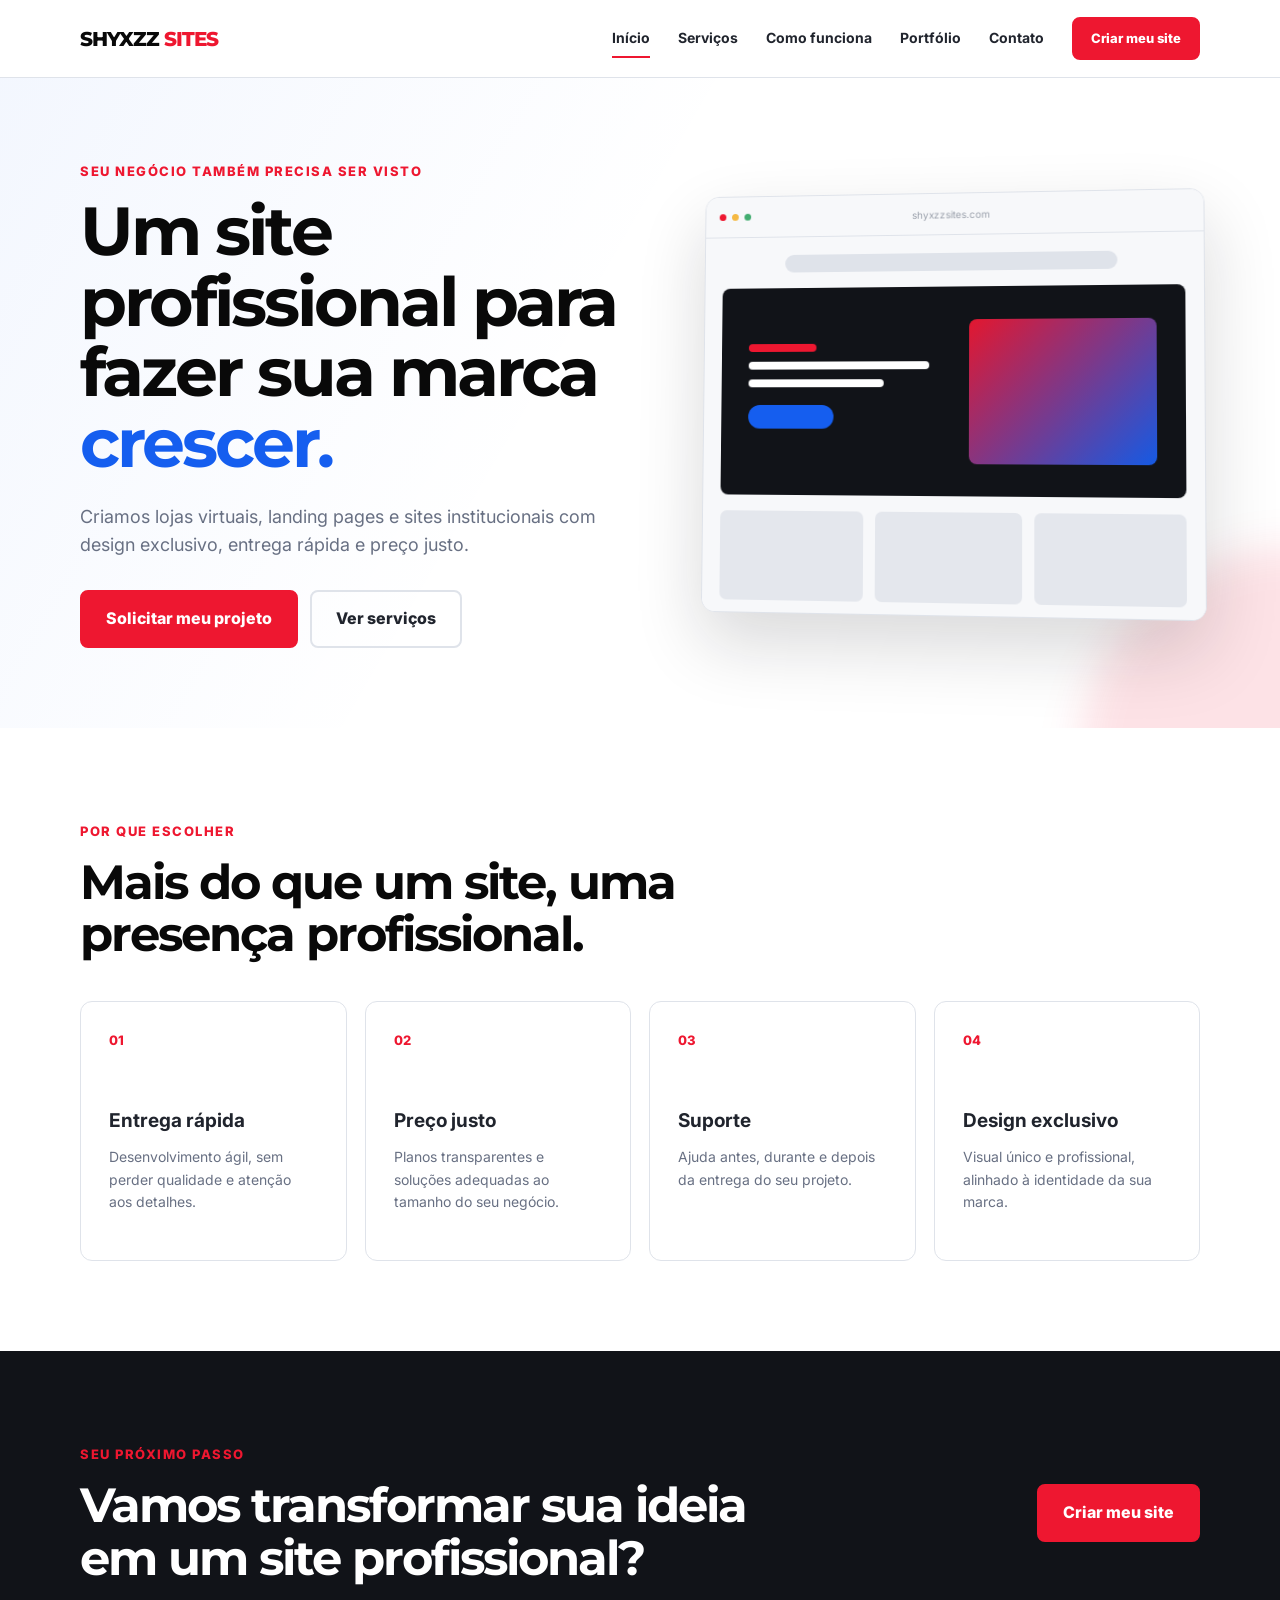
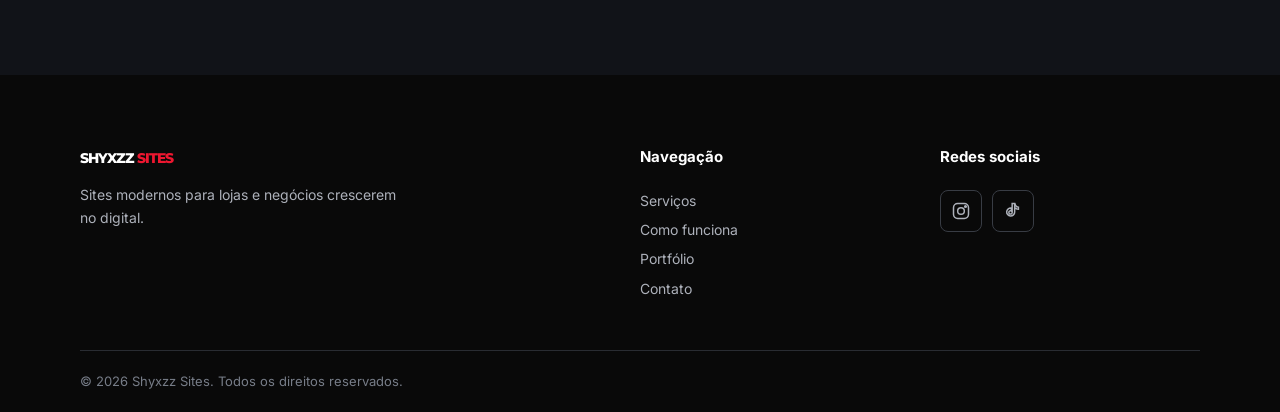
<file: index.html>
<!DOCTYPE html>
<html lang="pt-BR">
<head>
  <meta charset="UTF-8">
  <meta name="viewport" content="width=device-width, initial-scale=1.0">
  <meta name="description" content="Shyxzz Sites cria sites modernos, exclusivos e profissionais para lojas e empresas.">
  <title>Shyxzz Sites | Sites profissionais</title>
  <link rel="preconnect" href="https://fonts.googleapis.com">
  <link rel="preconnect" href="https://fonts.gstatic.com" crossorigin>
  <link href="https://fonts.googleapis.com/css2?family=Inter:wght@400;500;600;700;800&family=Montserrat:wght@700;800&display=swap" rel="stylesheet">
  <link rel="stylesheet" href="style.css">
  <script src="main.js" defer></script>
</head>
<body>
  <header class="header">
    <div class="container nav">
      <a class="brand" href="index.html" aria-label="Página inicial">
        SHYXZZ <span>SITES</span>
      </a>

      <button class="menu-toggle" aria-label="Abrir menu" aria-expanded="false">
        <span></span><span></span><span></span>
      </button>

      <nav class="menu" aria-label="Menu principal">
        <a class="active" href="index.html">Início</a>
        <a href="servicos.html">Serviços</a>
        <a href="processo.html">Como funciona</a>
        <a href="portfolio.html">Portfólio</a>
        <a href="contato.html">Contato</a>
        <a class="button button-small" href="solicitar.html">Criar meu site</a>
      </nav>
    </div>
  </header>

  <main>
    <section class="hero">
      <div class="hero-glow"></div>
      <div class="container hero-grid">
        <div class="hero-content">
          <span class="eyebrow">Seu negócio também precisa ser visto</span>
          <h1>Um site profissional para fazer sua marca <span>crescer.</span></h1>
          <p>
            Criamos lojas virtuais, landing pages e sites institucionais
            com design exclusivo, entrega rápida e preço justo.
          </p>
          <div class="hero-actions">
            <a class="button" href="solicitar.html">Solicitar meu projeto</a>
            <a class="button button-outline" href="servicos.html">Ver serviços</a>
          </div>
        </div>

        <div class="hero-card" aria-label="Demonstração de site">
          <div class="browser">
            <div class="browser-bar">
              <i></i><i></i><i></i>
              <span>shyxzzsites.com</span>
            </div>
            <div class="mockup">
              <div class="mockup-nav"></div>
              <div class="mockup-hero">
                <div>
                  <span></span>
                  <strong></strong>
                  <strong></strong>
                  <b></b>
                </div>
                <div class="mockup-image"></div>
              </div>
              <div class="mockup-products">
                <i></i><i></i><i></i>
              </div>
            </div>
          </div>
        </div>
      </div>
    </section>

    <section class="section">
      <div class="container">
        <div class="section-heading">
          <span class="eyebrow">Por que escolher</span>
          <h2>Mais do que um site, uma presença profissional.</h2>
        </div>

        <div class="benefits-grid">
          <article class="card">
            <div class="card-number">01</div>
            <h3>Entrega rápida</h3>
            <p>Desenvolvimento ágil, sem perder qualidade e atenção aos detalhes.</p>
          </article>
          <article class="card">
            <div class="card-number">02</div>
            <h3>Preço justo</h3>
            <p>Planos transparentes e soluções adequadas ao tamanho do seu negócio.</p>
          </article>
          <article class="card">
            <div class="card-number">03</div>
            <h3>Suporte</h3>
            <p>Ajuda antes, durante e depois da entrega do seu projeto.</p>
          </article>
          <article class="card">
            <div class="card-number">04</div>
            <h3>Design exclusivo</h3>
            <p>Visual único e profissional, alinhado à identidade da sua marca.</p>
          </article>
        </div>
      </div>
    </section>

    <section class="section section-dark">
      <div class="container cta-grid">
        <div>
          <span class="eyebrow">Seu próximo passo</span>
          <h2>Vamos transformar sua ideia em um site profissional?</h2>
        </div>
        <a class="button" href="solicitar.html">Criar meu site</a>
      </div>
    </section>
  </main>

  <footer class="footer">
    <div class="container footer-grid">
      <div>
        <a class="brand" href="index.html">SHYXZZ <span>SITES</span></a>
        <p>Sites modernos para lojas e negócios crescerem no digital.</p>
      </div>

      <div>
        <h3>Navegação</h3>
        <a href="servicos.html">Serviços</a>
        <a href="processo.html">Como funciona</a>
        <a href="portfolio.html">Portfólio</a>
        <a href="contato.html">Contato</a>
      </div>

      <div>
        <h3>Redes sociais</h3>
        <div class="social-links">
          <a href="https://instagram.com/shyxzz" target="_blank" rel="noopener noreferrer" aria-label="Instagram">
            <svg viewBox="0 0 24 24" aria-hidden="true"><rect x="3" y="3" width="18" height="18" rx="5"/><circle cx="12" cy="12" r="4"/><circle cx="17.4" cy="6.6" r="1"/></svg>
          </a>
          <a href="https://www.tiktok.com/@shyxzzxits" target="_blank" rel="noopener noreferrer" aria-label="TikTok">
            <svg viewBox="0 0 24 24" aria-hidden="true"><path d="M14 3v10.2a4.8 4.8 0 1 1-4-4.73V12a2 2 0 1 0 1 1.73V3h3z"/><path d="M14 3c.55 2.6 2 4.05 4.5 4.5V10c-1.8-.08-3.25-.7-4.5-1.7"/></svg>
          </a>
        </div>
      </div>
    </div>
    <div class="container copyright">
      © <span data-year></span> Shyxzz Sites. Todos os direitos reservados.
    </div>
  </footer>
</body>
</html>
</file>
<file: style.css>
:root {
  --red: #ee1730;
  --blue: #155eef;
  --black: #090909;
  --dark: #111318;
  --gray: #f3f4f7;
  --text: #20242d;
  --muted: #687083;
  --white: #ffffff;
  --border: #dfe3ea;
}

* {
  box-sizing: border-box;
  margin: 0;
  padding: 0;
}

html {
  scroll-behavior: smooth;
}

body {
  font-family: "Inter", Arial, sans-serif;
  color: var(--text);
  background: var(--white);
  line-height: 1.6;
}

a {
  color: inherit;
  text-decoration: none;
}

img,
svg {
  max-width: 100%;
  display: block;
}

.container {
  width: min(1120px, calc(100% - 40px));
  margin-inline: auto;
}

.header {
  height: 78px;
  background: rgba(255, 255, 255, 0.96);
  border-bottom: 1px solid var(--border);
  position: sticky;
  top: 0;
  z-index: 100;
  backdrop-filter: blur(12px);
}

.nav {
  height: 100%;
  display: flex;
  align-items: center;
  justify-content: space-between;
}

.brand {
  font-family: "Montserrat", sans-serif;
  font-size: 20px;
  font-weight: 800;
  letter-spacing: -1px;
  color: var(--black);
}

.brand span {
  color: var(--red);
}

.menu {
  display: flex;
  align-items: center;
  gap: 28px;
  font-size: 14px;
  font-weight: 700;
}

.menu > a:not(.button) {
  position: relative;
}

.menu > a:not(.button)::after {
  content: "";
  position: absolute;
  left: 0;
  bottom: -8px;
  width: 0;
  height: 2px;
  background: var(--red);
  transition: 0.25s;
}

.menu > a:not(.button):hover::after,
.menu > a.active::after {
  width: 100%;
}

.menu-toggle {
  display: none;
  width: 42px;
  height: 42px;
  border: 0;
  background: transparent;
  cursor: pointer;
}

.menu-toggle span {
  display: block;
  width: 24px;
  height: 2px;
  margin: 5px auto;
  background: var(--black);
  transition: 0.25s;
}

.button {
  display: inline-flex;
  min-height: 52px;
  padding: 14px 24px;
  align-items: center;
  justify-content: center;
  border: 2px solid var(--red);
  border-radius: 8px;
  background: var(--red);
  color: var(--white);
  font-weight: 800;
  transition: 0.25s;
  cursor: pointer;
}

.button:hover {
  background: #c70d22;
  border-color: #c70d22;
  transform: translateY(-2px);
  box-shadow: 0 12px 25px rgba(238, 23, 48, 0.22);
}

.button-small {
  min-height: 42px;
  padding: 9px 17px;
  font-size: 13px;
}

.button-outline {
  background: transparent;
  color: var(--text);
  border-color: var(--border);
}

.button-outline:hover {
  background: var(--text);
  color: var(--white);
  border-color: var(--text);
  box-shadow: none;
}

.hero {
  min-height: 640px;
  display: flex;
  align-items: center;
  position: relative;
  overflow: hidden;
  background:
    linear-gradient(120deg, rgba(21, 94, 239, 0.05), transparent 45%),
    var(--white);
}

.hero-glow {
  position: absolute;
  width: 420px;
  height: 420px;
  border-radius: 50%;
  right: -220px;
  bottom: -240px;
  background: rgba(238, 23, 48, 0.12);
  filter: blur(20px);
}

.hero-grid {
  display: grid;
  grid-template-columns: 1.05fr 0.95fr;
  align-items: center;
  gap: 60px;
  padding: 80px 0;
}

.eyebrow {
  display: inline-block;
  margin-bottom: 14px;
  color: var(--red);
  font-size: 13px;
  font-weight: 800;
  letter-spacing: 1.5px;
  text-transform: uppercase;
}

.hero h1,
.page-hero h1 {
  max-width: 760px;
  font-family: "Montserrat", sans-serif;
  font-size: clamp(42px, 6vw, 68px);
  line-height: 1.04;
  letter-spacing: -3px;
  color: var(--black);
}

.hero h1 span {
  color: var(--blue);
}

.hero-content > p {
  max-width: 620px;
  margin: 24px 0 30px;
  color: var(--muted);
  font-size: 18px;
}

.hero-actions {
  display: flex;
  gap: 12px;
  flex-wrap: wrap;
}

.hero-card {
  perspective: 1000px;
}

.browser {
  border: 1px solid #dfe3ea;
  border-radius: 14px;
  background: var(--white);
  box-shadow: 0 30px 70px rgba(17, 19, 24, 0.16);
  overflow: hidden;
  transform: rotateY(-5deg) rotateX(2deg);
}

.browser-bar {
  height: 42px;
  display: flex;
  align-items: center;
  gap: 6px;
  padding: 0 14px;
  border-bottom: 1px solid var(--border);
  background: #f7f8fa;
}

.browser-bar i {
  width: 7px;
  height: 7px;
  border-radius: 50%;
  background: #adb3bf;
}

.browser-bar i:first-child {
  background: var(--red);
}

.browser-bar i:nth-child(2) {
  background: #f5b943;
}

.browser-bar i:nth-child(3) {
  background: #42ad70;
}

.browser-bar span {
  margin: 0 auto;
  color: #9aa0ab;
  font-size: 10px;
  transform: translateX(-18px);
}

.mockup {
  height: 380px;
  padding: 18px;
  background: #f7f8fa;
}

.mockup-nav {
  height: 18px;
  width: 72%;
  margin: 0 auto 16px;
  border-radius: 20px;
  background: #dfe3ea;
}

.mockup-hero {
  height: 210px;
  display: grid;
  grid-template-columns: 1fr 0.9fr;
  gap: 20px;
  align-items: center;
  padding: 28px;
  border-radius: 8px;
  background: var(--dark);
}

.mockup-hero span,
.mockup-hero strong,
.mockup-hero b {
  display: block;
  height: 8px;
  border-radius: 20px;
  background: var(--white);
  margin-bottom: 10px;
}

.mockup-hero span {
  width: 34%;
  background: var(--red);
}

.mockup-hero strong {
  width: 90%;
}

.mockup-hero strong:nth-child(3) {
  width: 68%;
}

.mockup-hero b {
  width: 43%;
  height: 24px;
  margin-top: 18px;
  background: var(--blue);
}

.mockup-image {
  height: 145px;
  border-radius: 8px;
  background: linear-gradient(135deg, var(--red), var(--blue));
  opacity: 0.95;
}

.mockup-products {
  display: grid;
  grid-template-columns: repeat(3, 1fr);
  gap: 12px;
  padding-top: 16px;
}

.mockup-products i {
  height: 90px;
  border-radius: 7px;
  background: #e4e7ed;
}

.section {
  padding: 90px 0;
}

.section-heading {
  max-width: 650px;
  margin-bottom: 40px;
}

.section-heading h2,
.cta-grid h2 {
  font-family: "Montserrat", sans-serif;
  font-size: clamp(32px, 4vw, 48px);
  line-height: 1.1;
  letter-spacing: -2px;
  color: var(--black);
}

.benefits-grid {
  display: grid;
  grid-template-columns: repeat(4, 1fr);
  gap: 18px;
}

.card {
  min-height: 260px;
  padding: 28px;
  border: 1px solid var(--border);
  border-radius: 12px;
  transition: 0.25s;
}

.card:hover {
  transform: translateY(-6px);
  border-color: var(--blue);
  box-shadow: 0 18px 35px rgba(17, 19, 24, 0.08);
}

.card-number,
.service-card > span,
.timeline article > span {
  color: var(--red);
  font-size: 13px;
  font-weight: 800;
}

.card h3 {
  margin: 55px 0 10px;
  font-size: 19px;
}

.card p {
  color: var(--muted);
  font-size: 14px;
}

.section-dark {
  background: var(--dark);
  color: var(--white);
}

.cta-grid {
  display: flex;
  justify-content: space-between;
  align-items: center;
  gap: 30px;
}

.cta-grid h2 {
  max-width: 750px;
  color: var(--white);
}

.page-hero {
  padding: 90px 0;
  background: linear-gradient(135deg, #f6f8fb, #eef3ff);
  border-bottom: 1px solid var(--border);
}

.page-hero h1 {
  font-size: clamp(38px, 5vw, 58px);
  max-width: 800px;
}

.page-hero p {
  margin-top: 18px;
  color: var(--muted);
  font-size: 18px;
}

.services-grid {
  display: grid;
  grid-template-columns: repeat(3, 1fr);
  gap: 20px;
}

.service-card {
  min-height: 470px;
  display: flex;
  flex-direction: column;
  padding: 32px;
  border: 1px solid var(--border);
  border-radius: 12px;
}

.service-card.featured {
  border: 2px solid var(--red);
  transform: translateY(-12px);
  box-shadow: 0 20px 45px rgba(238, 23, 48, 0.09);
}

.service-card h2 {
  margin: 35px 0 12px;
  font-size: 25px;
}

.service-card p {
  color: var(--muted);
}

.service-card ul {
  margin: 24px 0;
  padding-left: 18px;
  color: #4d5361;
  line-height: 2;
}

.text-link {
  margin-top: auto;
  color: var(--blue);
  font-weight: 800;
}

.timeline {
  max-width: 820px;
}

.timeline article {
  display: grid;
  grid-template-columns: 70px 1fr;
  min-height: 150px;
  border-bottom: 1px solid var(--border);
  padding: 25px 0;
}

.timeline article > span {
  font-size: 22px;
}

.timeline h2 {
  margin-bottom: 8px;
  font-size: 24px;
}

.timeline p {
  color: var(--muted);
}

.portfolio-grid {
  display: grid;
  grid-template-columns: repeat(3, 1fr);
  gap: 20px;
}

.portfolio-placeholder {
  overflow: hidden;
  border: 1px solid var(--border);
  border-radius: 12px;
  background: var(--white);
}

.placeholder-browser {
  height: 250px;
  display: grid;
  grid-template-columns: repeat(2, 1fr);
  gap: 12px;
  padding: 30px;
  background: #edf0f5;
}

.placeholder-browser div {
  border-radius: 8px;
  background: linear-gradient(135deg, #d8dde7, #f8f9fb);
}

.placeholder-browser div:first-child {
  grid-row: span 2;
  background: linear-gradient(135deg, var(--red), var(--blue));
  opacity: 0.65;
}

.portfolio-placeholder h2,
.portfolio-placeholder p {
  margin-left: 24px;
}

.portfolio-placeholder h2 {
  margin-top: 20px;
}

.portfolio-placeholder p {
  margin-bottom: 20px;
  color: var(--muted);
}

.form-layout {
  display: grid;
  grid-template-columns: 0.38fr 0.62fr;
  gap: 60px;
  align-items: start;
}

.form-aside h2 {
  font-family: "Montserrat", sans-serif;
  font-size: 34px;
  line-height: 1.15;
  margin-bottom: 16px;
}

.form-aside p {
  color: var(--muted);
  margin-bottom: 24px;
}

.form-aside ul {
  list-style: none;
  line-height: 2.4;
}

.form-aside li::before {
  content: "✓";
  margin-right: 10px;
  color: var(--red);
  font-weight: 800;
}

.project-form {
  padding: 36px;
  border: 1px solid var(--border);
  border-radius: 14px;
  box-shadow: 0 20px 50px rgba(17, 19, 24, 0.06);
}

.form-grid {
  display: grid;
  grid-template-columns: repeat(2, 1fr);
  gap: 20px;
}

.project-form label {
  display: flex;
  flex-direction: column;
  gap: 8px;
  font-size: 14px;
  font-weight: 700;
}

.project-form label.full {
  grid-column: 1 / -1;
}

.project-form input,
.project-form select,
.project-form textarea {
  width: 100%;
  border: 1px solid var(--border);
  border-radius: 7px;
  background: var(--white);
  color: var(--text);
  font: inherit;
  outline: none;
  transition: 0.2s;
}

.project-form input,
.project-form select {
  height: 48px;
  padding: 0 14px;
}

.project-form textarea {
  resize: vertical;
  padding: 12px 14px;
}

.project-form input:focus,
.project-form select:focus,
.project-form textarea:focus {
  border-color: var(--blue);
  box-shadow: 0 0 0 3px rgba(21, 94, 239, 0.10);
}

.checkbox-grid {
  display: grid;
  grid-template-columns: repeat(2, 1fr);
  gap: 8px;
}

.checkbox-grid label {
  display: flex;
  flex-direction: row;
  align-items: center;
  padding: 10px;
  border: 1px solid var(--border);
  border-radius: 7px;
  font-weight: 500;
}

.checkbox-grid input {
  width: 16px;
  height: 16px;
  margin-right: 4px;
  accent-color: var(--blue);
}

.form-note {
  margin: 18px 0;
  color: var(--muted);
  font-size: 13px;
}

.form-button {
  width: 100%;
  border: 0;
}

.contact-grid {
  display: grid;
  grid-template-columns: repeat(2, 1fr);
  gap: 20px;
}

.contact-card {
  min-height: 330px;
  display: flex;
  flex-direction: column;
  align-items: flex-start;
  padding: 36px;
  border: 1px solid var(--border);
  border-radius: 12px;
}

.contact-card > span {
  color: var(--red);
  font-size: 13px;
  font-weight: 800;
  text-transform: uppercase;
}

.contact-card h2 {
  margin: 50px 0 12px;
  font-size: 26px;
}

.contact-card p {
  margin-bottom: 30px;
  color: var(--muted);
}

.contact-social {
  display: flex;
  gap: 10px;
  margin-top: auto;
}

.contact-social a {
  height: 44px;
  display: flex;
  align-items: center;
  padding: 0 16px;
  border: 1px solid var(--border);
  border-radius: 7px;
  font-weight: 700;
}

.footer {
  padding: 70px 0 20px;
  background: var(--black);
  color: var(--white);
}

.footer .brand {
  color: var(--white);
}

.footer-grid {
  display: grid;
  grid-template-columns: 2fr 1fr 1fr;
  gap: 40px;
  padding-bottom: 50px;
}

.footer-grid p,
.footer-grid a {
  color: #adb1ba;
  font-size: 14px;
}

.footer-grid p {
  max-width: 330px;
  margin-top: 14px;
}

.footer-grid h3 {
  margin-bottom: 14px;
  font-size: 15px;
}

.footer-grid > div {
  display: flex;
  flex-direction: column;
  gap: 7px;
}

.footer-grid > div:first-child {
  display: block;
}

.social-links {
  display: flex;
  gap: 10px;
}

.social-links a {
  width: 42px;
  height: 42px;
  display: flex;
  align-items: center;
  justify-content: center;
  border: 1px solid #383c44;
  border-radius: 8px;
  transition: 0.2s;
}

.social-links a:hover {
  border-color: var(--red);
  color: var(--red);
}

.social-links svg {
  width: 20px;
  height: 20px;
  fill: none;
  stroke: currentColor;
  stroke-width: 1.8;
}

.social-links svg path {
  fill: none;
  stroke: currentColor;
}

.copyright {
  padding-top: 20px;
  border-top: 1px solid #292c32;
  color: #777d88;
  font-size: 13px;
}

@media (max-width: 950px) {
  .hero-grid,
  .form-layout {
    grid-template-columns: 1fr;
  }

  .hero-card {
    max-width: 620px;
  }

  .benefits-grid,
  .services-grid,
  .portfolio-grid {
    grid-template-columns: repeat(2, 1fr);
  }

  .service-card.featured {
    transform: none;
  }

  .form-layout {
    gap: 35px;
  }

  .menu {
    gap: 18px;
  }
}

@media (max-width: 760px) {
  .container {
    width: min(100% - 30px, 1120px);
  }

  .header {
    height: 68px;
  }

  .menu-toggle {
    display: block;
  }

  .menu {
    position: absolute;
    top: 68px;
    left: 0;
    width: 100%;
    max-height: 0;
    overflow: hidden;
    display: flex;
    flex-direction: column;
    align-items: stretch;
    gap: 0;
    padding: 0 20px;
    background: var(--white);
    border-bottom: 1px solid transparent;
    transition: 0.3s;
  }

  .menu.open {
    max-height: 520px;
    padding-top: 12px;
    padding-bottom: 18px;
    border-bottom-color: var(--border);
  }

  .menu a {
    padding: 12px 4px;
  }

  .menu a.button {
    margin-top: 8px;
  }

  .menu-toggle.active span:nth-child(1) {
    transform: translateY(7px) rotate(45deg);
  }

  .menu-toggle.active span:nth-child(2) {
    opacity: 0;
  }

  .menu-toggle.active span:nth-child(3) {
    transform: translateY(-7px) rotate(-45deg);
  }

  .hero {
    min-height: auto;
  }

  .hero-grid {
    gap: 38px;
    padding: 55px 0;
  }

  .hero h1 {
    letter-spacing: -2px;
  }

  .mockup {
    height: 300px;
  }

  .mockup-hero {
    height: 150px;
  }

  .mockup-image {
    height: 110px;
  }

  .mockup-products i {
    height: 65px;
  }

  .section,
  .page-hero {
    padding: 60px 0;
  }

  .benefits-grid,
  .services-grid,
  .portfolio-grid,
  .contact-grid,
  .footer-grid {
    grid-template-columns: 1fr;
  }

  .cta-grid {
    align-items: flex-start;
    flex-direction: column;
  }

  .form-grid {
    grid-template-columns: 1fr;
  }

  .project-form label.full {
    grid-column: auto;
  }

  .project-form {
    padding: 22px;
  }

  .checkbox-grid {
    grid-template-columns: 1fr;
  }

  .timeline article {
    grid-template-columns: 48px 1fr;
  }

  .footer-grid {
    gap: 35px;
  }
}

@media (max-width: 420px) {
  .hero-actions {
    flex-direction: column;
  }

  .hero-actions .button {
    width: 100%;
  }

  .browser {
    transform: none;
  }
}
</file>
